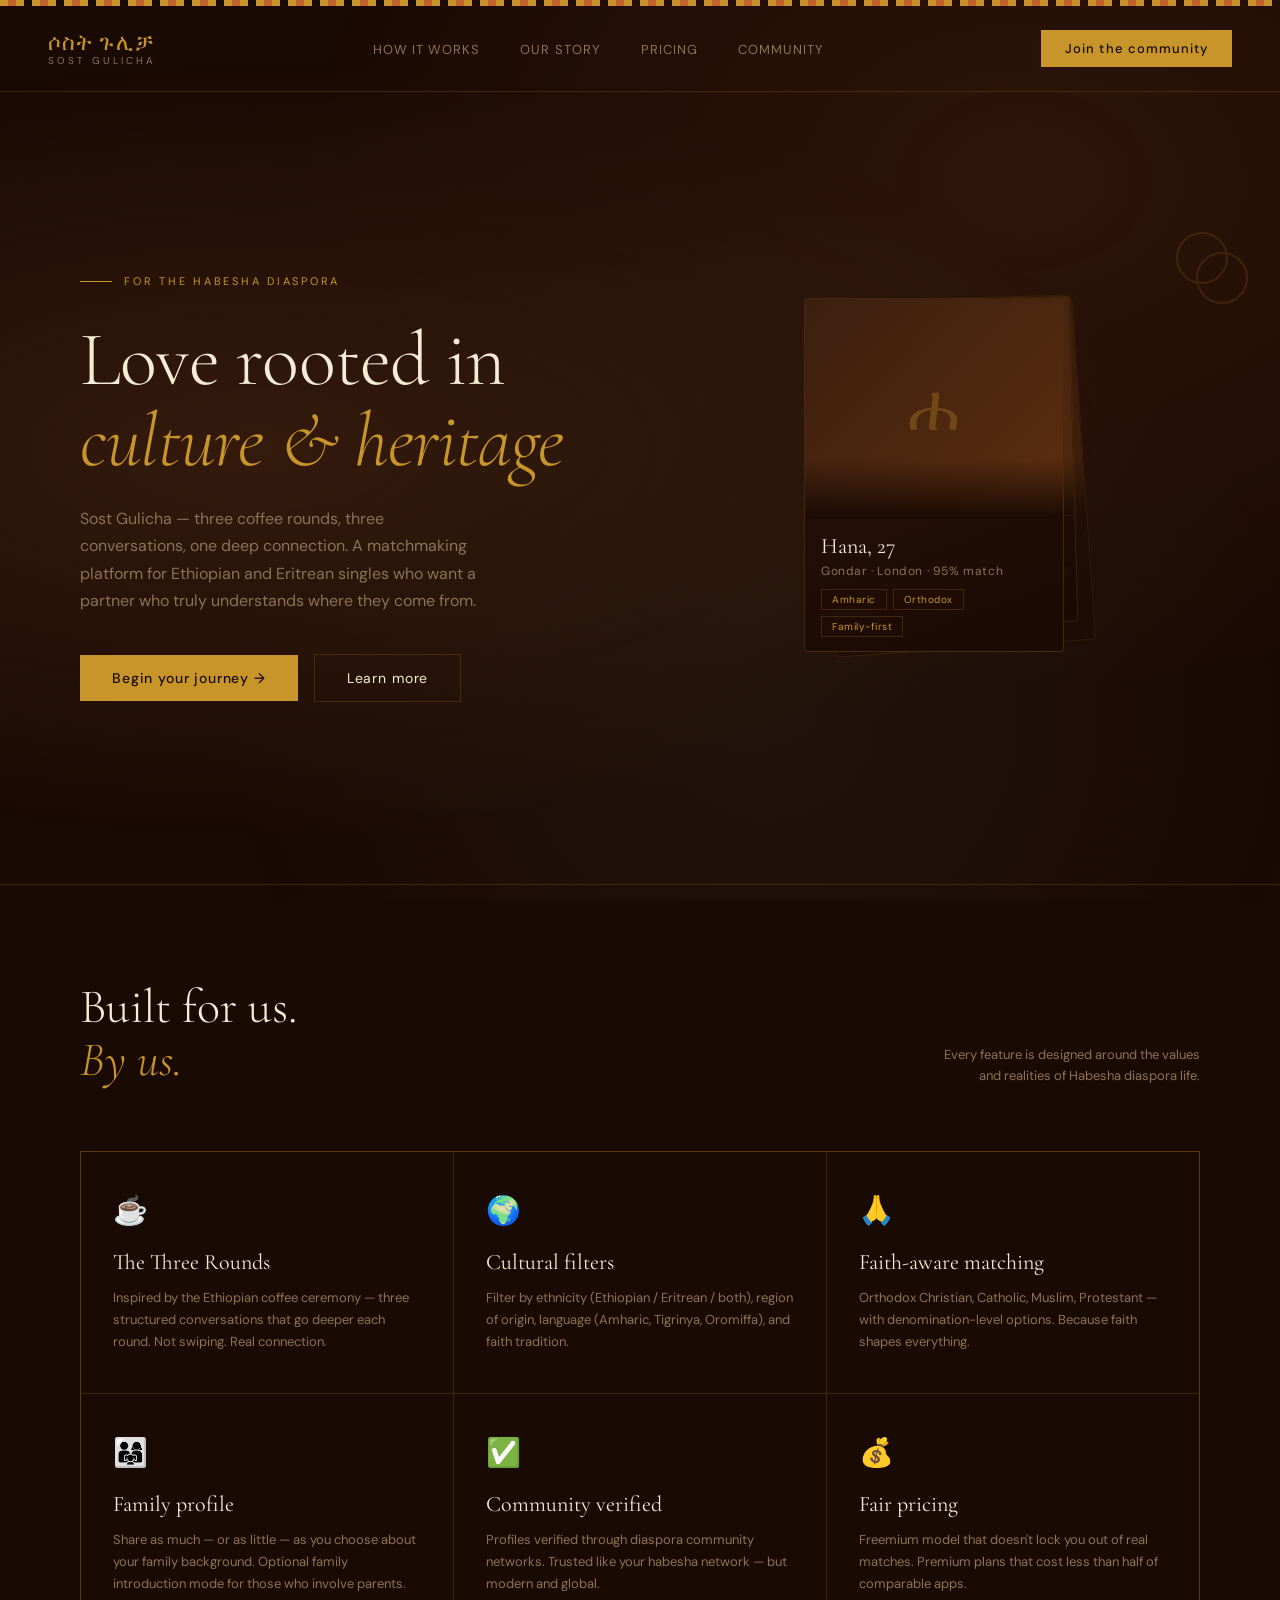
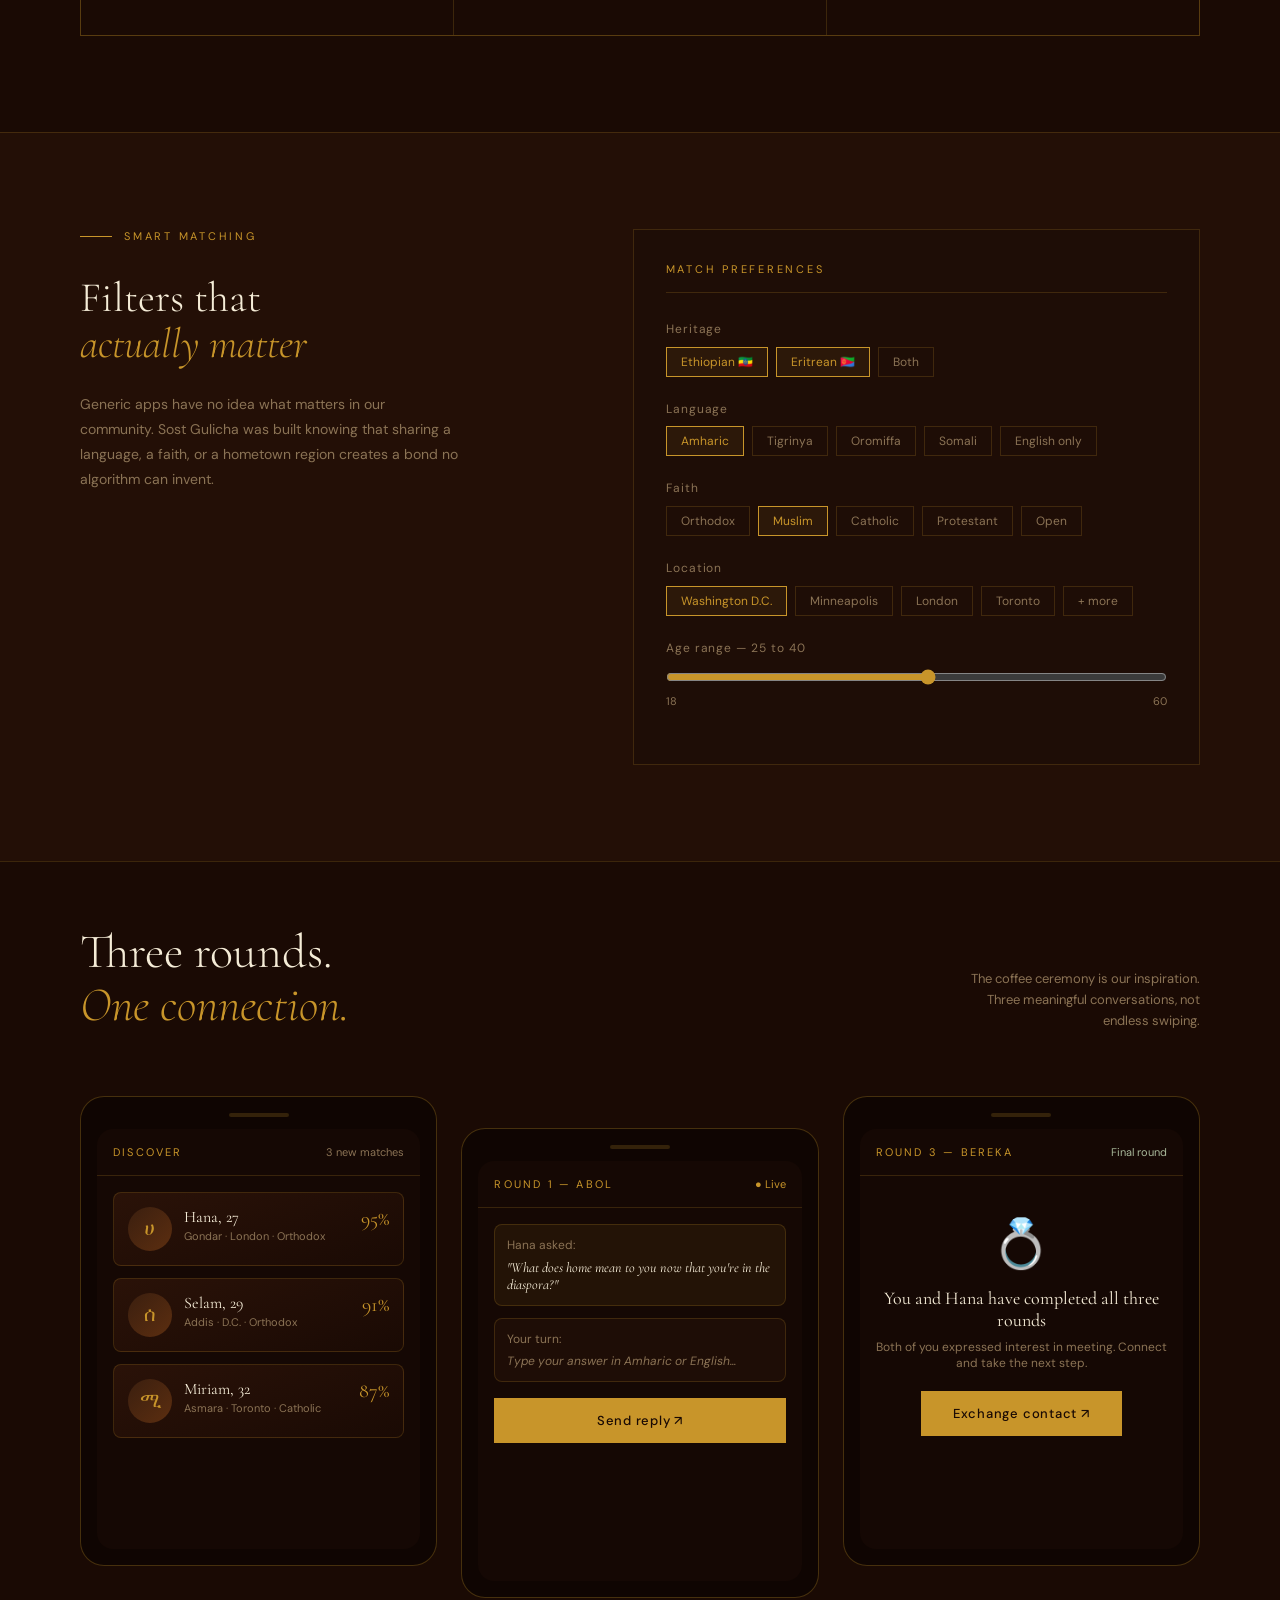
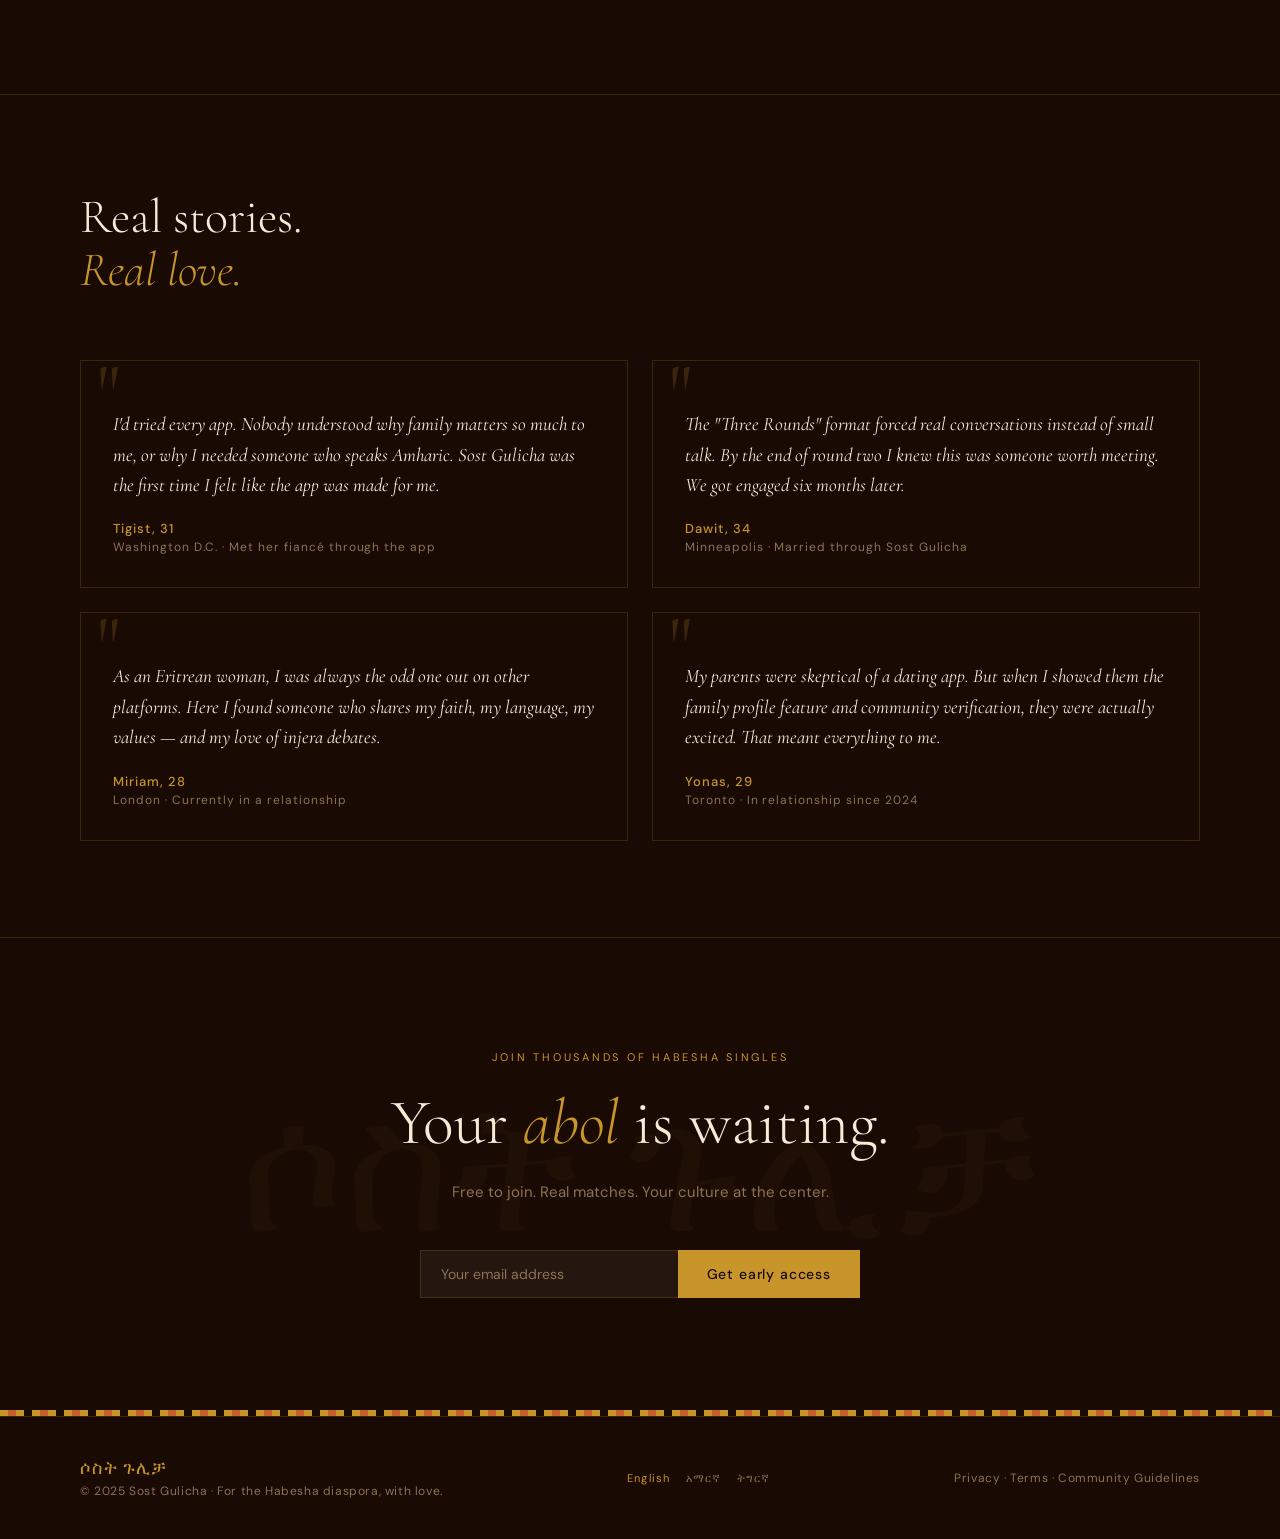
<file: index.html>
<!DOCTYPE html>
<html lang="en">
<head>
<meta charset="UTF-8">
<meta name="viewport" content="width=device-width, initial-scale=1.0">
<title>ሶስት ጉሊቻ — Sost Gulicha</title>
<link href="https://fonts.googleapis.com/css2?family=Cormorant+Garamond:ital,wght@0,300;0,400;0,600;1,300;1,400&family=DM+Sans:wght@300;400;500&display=swap" rel="stylesheet">
<link rel="stylesheet" href="./CSS/style.css">
</head>
<body>

<div class="geo-border"></div>

<nav>
  <div class="logo">
    <span class="logo-ge-ez">ሶስት ጉሊቻ</span>
    <span class="logo-en">Sost Gulicha</span>
  </div>
  <ul class="nav-links">
    <li><a href="#">How it works</a></li>
    <li><a href="#">Our story</a></li>
    <li><a href="#">Pricing</a></li>
    <li><a href="#">Community</a></li>
  </ul>
  <button class="nav-cta">Join the community</button>
</nav>

<!-- HERO -->
<section class="hero">
  <div class="hero-text">
    <div class="hero-eyebrow">
      <div class="eyebrow-line"></div>
      <span class="eyebrow-text">For the Habesha diaspora</span>
    </div>
    <h1>Love rooted in <em>culture & heritage</em></h1>
    <p class="hero-sub">
      Sost Gulicha — three coffee rounds, three conversations, one deep connection. 
      A matchmaking platform for Ethiopian and Eritrean singles who want a partner 
      who truly understands where they come from.
    </p>
    <div class="hero-actions">
      <button class="btn-primary">Begin your journey →</button>
      <button class="btn-ghost">Learn more</button>
    </div>
  </div>

  <div class="hero-visual">
    <div class="profile-stack">
      <!-- Card 3 (back) -->
      <div class="profile-card">
        <div class="card-img">ሀ</div>
        <div class="card-info">
          <div class="card-name">Selam, 29</div>
          <div class="card-detail">Addis Ababa · Washington D.C. · 91% match</div>
          <div class="card-tags">
            <span class="tag">Orthodox</span>
            <span class="tag">Amharic</span>
          </div>
        </div>
      </div>
      <!-- Card 2 (middle) -->
      <div class="profile-card">
        <div class="card-img">በ</div>
        <div class="card-info">
          <div class="card-name">Miriam, 32</div>
          <div class="card-detail">Asmara · Toronto · 88% match</div>
          <div class="card-tags">
            <span class="tag">Tigrinya</span>
            <span class="tag">Catholic</span>
          </div>
        </div>
      </div>
      <!-- Card 1 (front) -->
      <div class="profile-card">
        <div class="card-img">ሐ</div>
        <div class="card-info">
          <div class="card-name">Hana, 27</div>
          <div class="card-detail">Gondar · London · 95% match</div>
          <div class="card-tags">
            <span class="tag">Amharic</span>
            <span class="tag">Orthodox</span>
            <span class="tag">Family-first</span>
          </div>
        </div>
      </div>
    </div>

    <!-- Coffee ring SVG decoration -->
    <svg class="coffee-rings" viewBox="0 0 80 80" fill="none">
      <circle cx="30" cy="30" r="25" stroke="#C8952A" stroke-width="2"/>
      <circle cx="50" cy="50" r="25" stroke="#C8952A" stroke-width="2"/>
    </svg>
  </div>
</section>

<!-- FEATURES -->
<section class="features">
  <div class="section-header">
    <h2 class="section-title">
      Built for us.<br><span>By us.</span>
    </h2>
    <p class="section-note">Every feature is designed around the values and realities of Habesha diaspora life.</p>
  </div>

  <div class="features-grid">
    <div class="feature-item">
      <span class="feature-icon">☕</span>
      <h3 class="feature-title">The Three Rounds</h3>
      <p class="feature-desc">Inspired by the Ethiopian coffee ceremony — three structured conversations that go deeper each round. Not swiping. Real connection.</p>
    </div>
    <div class="feature-item">
      <span class="feature-icon">🌍</span>
      <h3 class="feature-title">Cultural filters</h3>
      <p class="feature-desc">Filter by ethnicity (Ethiopian / Eritrean / both), region of origin, language (Amharic, Tigrinya, Oromiffa), and faith tradition.</p>
    </div>
    <div class="feature-item">
      <span class="feature-icon">🙏</span>
      <h3 class="feature-title">Faith-aware matching</h3>
      <p class="feature-desc">Orthodox Christian, Catholic, Muslim, Protestant — with denomination-level options. Because faith shapes everything.</p>
    </div>
    <div class="feature-item">
      <span class="feature-icon">👨‍👩‍👧</span>
      <h3 class="feature-title">Family profile</h3>
      <p class="feature-desc">Share as much — or as little — as you choose about your family background. Optional family introduction mode for those who involve parents.</p>
    </div>
    <div class="feature-item">
      <span class="feature-icon">✅</span>
      <h3 class="feature-title">Community verified</h3>
      <p class="feature-desc">Profiles verified through diaspora community networks. Trusted like your habesha network — but modern and global.</p>
    </div>
    <div class="feature-item">
      <span class="feature-icon">💰</span>
      <h3 class="feature-title">Fair pricing</h3>
      <p class="feature-desc">Freemium model that doesn't lock you out of real matches. Premium plans that cost less than half of comparable apps.</p>
    </div>
  </div>
</section>

<!-- FILTERS PREVIEW -->
<section class="filters-section">
  <div class="filters-layout">
    <div>
      <div class="hero-eyebrow">
        <div class="eyebrow-line"></div>
        <span class="eyebrow-text">Smart matching</span>
      </div>
      <h2 class="section-title" style="font-size:42px; margin-bottom:1.5rem;">
        Filters that<br><span>actually matter</span>
      </h2>
      <p style="color:var(--text-muted); font-size:14px; line-height:1.8; max-width:380px;">
        Generic apps have no idea what matters in our community. 
        Sost Gulicha was built knowing that sharing a language, a faith, 
        or a hometown region creates a bond no algorithm can invent.
      </p>
    </div>

    <div class="filter-panel">
      <div class="filter-panel-title">Match preferences</div>
      
      <div class="filter-group">
        <span class="filter-label">Heritage</span>
        <div class="filter-chips">
          <button class="chip active">Ethiopian 🇪🇹</button>
          <button class="chip active">Eritrean 🇪🇷</button>
          <button class="chip">Both</button>
        </div>
      </div>

      <div class="filter-group">
        <span class="filter-label">Language</span>
        <div class="filter-chips">
          <button class="chip active">Amharic</button>
          <button class="chip">Tigrinya</button>
          <button class="chip">Oromiffa</button>
          <button class="chip">Somali</button>
          <button class="chip">English only</button>
        </div>
      </div>

      <div class="filter-group">
        <span class="filter-label">Faith</span>
        <div class="filter-chips">
          <button class="chip">Orthodox</button>
          <button class="chip active">Muslim</button>
          <button class="chip">Catholic</button>
          <button class="chip">Protestant</button>
          <button class="chip">Open</button>
        </div>
      </div>

      <div class="filter-group">
        <span class="filter-label">Location</span>
        <div class="filter-chips">
          <button class="chip active">Washington D.C.</button>
          <button class="chip">Minneapolis</button>
          <button class="chip">London</button>
          <button class="chip">Toronto</button>
          <button class="chip">+ more</button>
        </div>
      </div>

      <div class="filter-group">
        <span class="filter-label">Age range — 25 to 40</span>
        <input type="range" class="filter-range" min="18" max="60" value="40">
        <div class="filter-range-labels"><span>18</span><span>60</span></div>
      </div>
    </div>
  </div>
</section>

<!-- APP SCREENS -->
<section class="app-mockup">
  <div class="section-header">
    <h2 class="section-title">
      Three rounds.<br><span>One connection.</span>
    </h2>
    <p class="section-note">The coffee ceremony is our inspiration. Three meaningful conversations, not endless swiping.</p>
  </div>

  <div class="mockup-container">
    <div class="phone-frame">
      <div class="phone-screen">
        <div class="screen-header">
          <span class="screen-title">Discover</span>
          <span style="font-size:11px; color:var(--text-muted)">3 new matches</span>
        </div>
        <div class="screen-body">
          <div class="match-card clearfix">
            <div class="match-pct">95%</div>
            <div class="match-avatar">ሀ</div>
            <div class="match-info">
              <div class="match-name">Hana, 27</div>
              <div class="match-meta">Gondar · London · Orthodox</div>
            </div>
          </div>
          <div class="match-card clearfix">
            <div class="match-pct">91%</div>
            <div class="match-avatar">ሰ</div>
            <div class="match-info">
              <div class="match-name">Selam, 29</div>
              <div class="match-meta">Addis · D.C. · Orthodox</div>
            </div>
          </div>
          <div class="match-card clearfix">
            <div class="match-pct">87%</div>
            <div class="match-avatar">ሚ</div>
            <div class="match-info">
              <div class="match-name">Miriam, 32</div>
              <div class="match-meta">Asmara · Toronto · Catholic</div>
            </div>
          </div>
        </div>
      </div>
    </div>

    <div class="phone-frame" style="margin-top: 32px;">
      <div class="phone-screen">
        <div class="screen-header">
          <span class="screen-title">Round 1 — Abol</span>
          <span style="font-size:11px; color:var(--gold)">● Live</span>
        </div>
        <div class="screen-body">
          <div style="background:rgba(200,149,42,0.08); border:1px solid var(--border); border-radius:8px; padding:12px; margin-bottom:12px;">
            <p style="font-size:12px; color:var(--text-muted); margin-bottom:6px;">Hana asked:</p>
            <p style="font-size:14px; color:var(--cream); font-family:'Cormorant Garamond',serif; font-style:italic;">"What does home mean to you now that you're in the diaspora?"</p>
          </div>
          <div style="background:#1E0D06; border:1px solid var(--border); border-radius:8px; padding:12px; margin-bottom:16px;">
            <p style="font-size:12px; color:var(--text-muted); margin-bottom:6px;">Your turn:</p>
            <p style="font-size:12px; color:var(--text-muted); font-style:italic;">Type your answer in Amharic or English...</p>
          </div>
          <button class="btn-primary" style="width:100%; justify-content:center; font-size:13px;">
            Send reply ↗
          </button>
        </div>
      </div>
    </div>

    <div class="phone-frame">
      <div class="phone-screen">
        <div class="screen-header">
          <span class="screen-title">Round 3 — Bereka</span>
          <span style="font-size:11px; color:var(--sage-light)">Final round</span>
        </div>
        <div class="screen-body">
          <div style="text-align:center; padding:20px 0;">
            <div style="font-size:48px; margin-bottom:12px;">💍</div>
            <p style="font-family:'Cormorant Garamond',serif; font-size:18px; color:var(--cream); margin-bottom:8px;">You and Hana have completed all three rounds</p>
            <p style="font-size:12px; color:var(--text-muted); margin-bottom:20px;">Both of you expressed interest in meeting. Connect and take the next step.</p>
            <button class="btn-primary" style="margin: 0 auto; display:flex; justify-content:center; font-size:13px;">Exchange contact ↗</button>
          </div>
        </div>
      </div>
    </div>
  </div>
</section>

<!-- TESTIMONIALS -->
<section class="testimonials">
  <div class="section-header">
    <h2 class="section-title">Real stories.<br><span>Real love.</span></h2>
  </div>
  <div class="testimonials-grid">
    <div class="testimonial">
      <p class="testimonial-text">I'd tried every app. Nobody understood why family matters so much to me, or why I needed someone who speaks Amharic. Sost Gulicha was the first time I felt like the app was made for me.</p>
      <p class="testimonial-author">
        <strong>Tigist, 31</strong>
        Washington D.C. · Met her fiancé through the app
      </p>
    </div>
    <div class="testimonial">
      <p class="testimonial-text">The "Three Rounds" format forced real conversations instead of small talk. By the end of round two I knew this was someone worth meeting. We got engaged six months later.</p>
      <p class="testimonial-author">
        <strong>Dawit, 34</strong>
        Minneapolis · Married through Sost Gulicha
      </p>
    </div>
    <div class="testimonial">
      <p class="testimonial-text">As an Eritrean woman, I was always the odd one out on other platforms. Here I found someone who shares my faith, my language, my values — and my love of injera debates.</p>
      <p class="testimonial-author">
        <strong>Miriam, 28</strong>
        London · Currently in a relationship
      </p>
    </div>
    <div class="testimonial">
      <p class="testimonial-text">My parents were skeptical of a dating app. But when I showed them the family profile feature and community verification, they were actually excited. That meant everything to me.</p>
      <p class="testimonial-author">
        <strong>Yonas, 29</strong>
        Toronto · In relationship since 2024
      </p>
    </div>
  </div>
</section>

<!-- CTA -->
<section class="cta-section">
  <p class="cta-eyebrow">Join thousands of Habesha singles</p>
  <h2 class="cta-title">Your <em>abol</em> is waiting.</h2>
  <p class="cta-sub">Free to join. Real matches. Your culture at the center.</p>
  <div class="cta-form">
    <input type="email" class="cta-input" placeholder="Your email address">
    <button class="cta-btn">Get early access</button>
  </div>
</section>

<div class="geo-border"></div>

<footer>
  <div>
    <div class="logo-ge-ez" style="font-size:18px; color:var(--gold); font-family:'Cormorant Garamond',serif;">ሶስት ጉሊቻ</div>
    <div class="footer-note" style="margin-top:4px;">© 2025 Sost Gulicha · For the Habesha diaspora, with love.</div>
  </div>
  <div class="footer-langs">
    <button class="lang-btn active">English</button>
    <button class="lang-btn">አማርኛ</button>
    <button class="lang-btn">ትግርኛ</button>
  </div>
  <div class="footer-note">
    Privacy · Terms · Community Guidelines
  </div>
</footer>
<script src="./JS/script.js"></script>
</body>
</html>
</file>
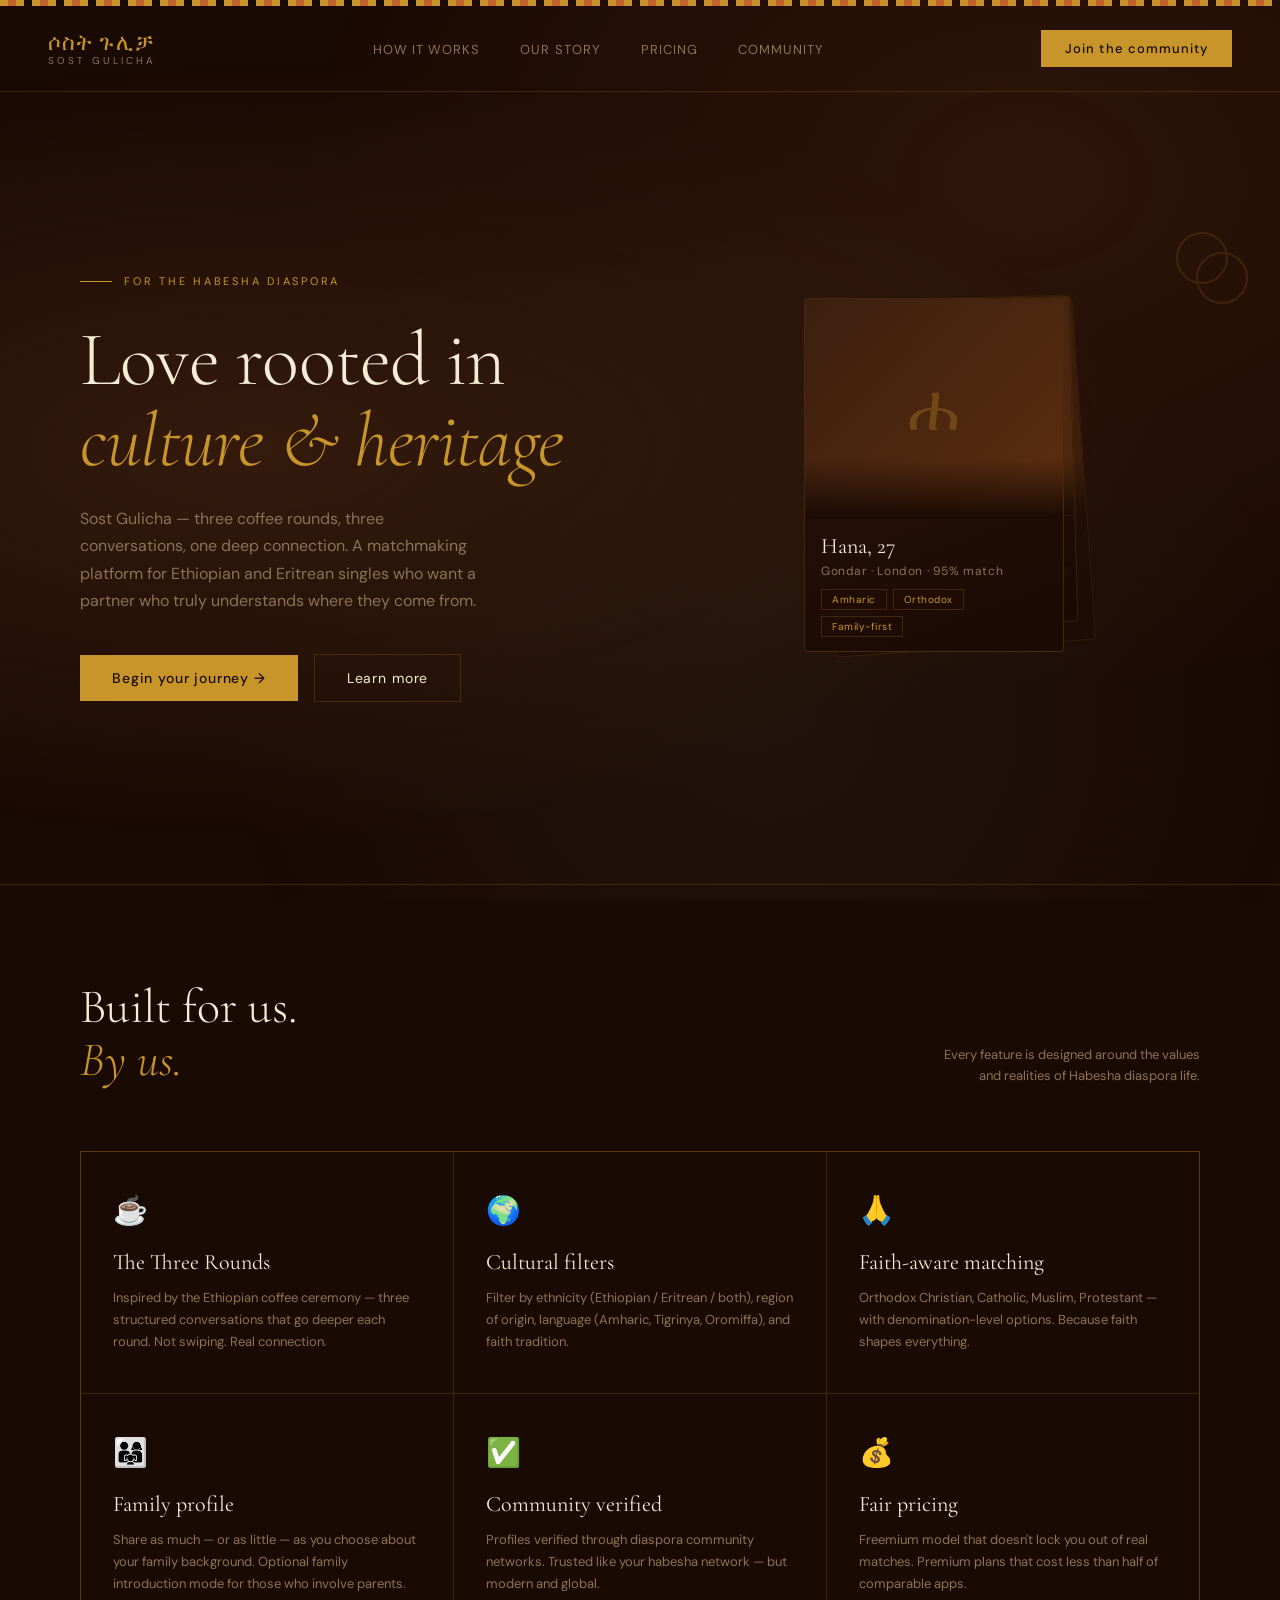
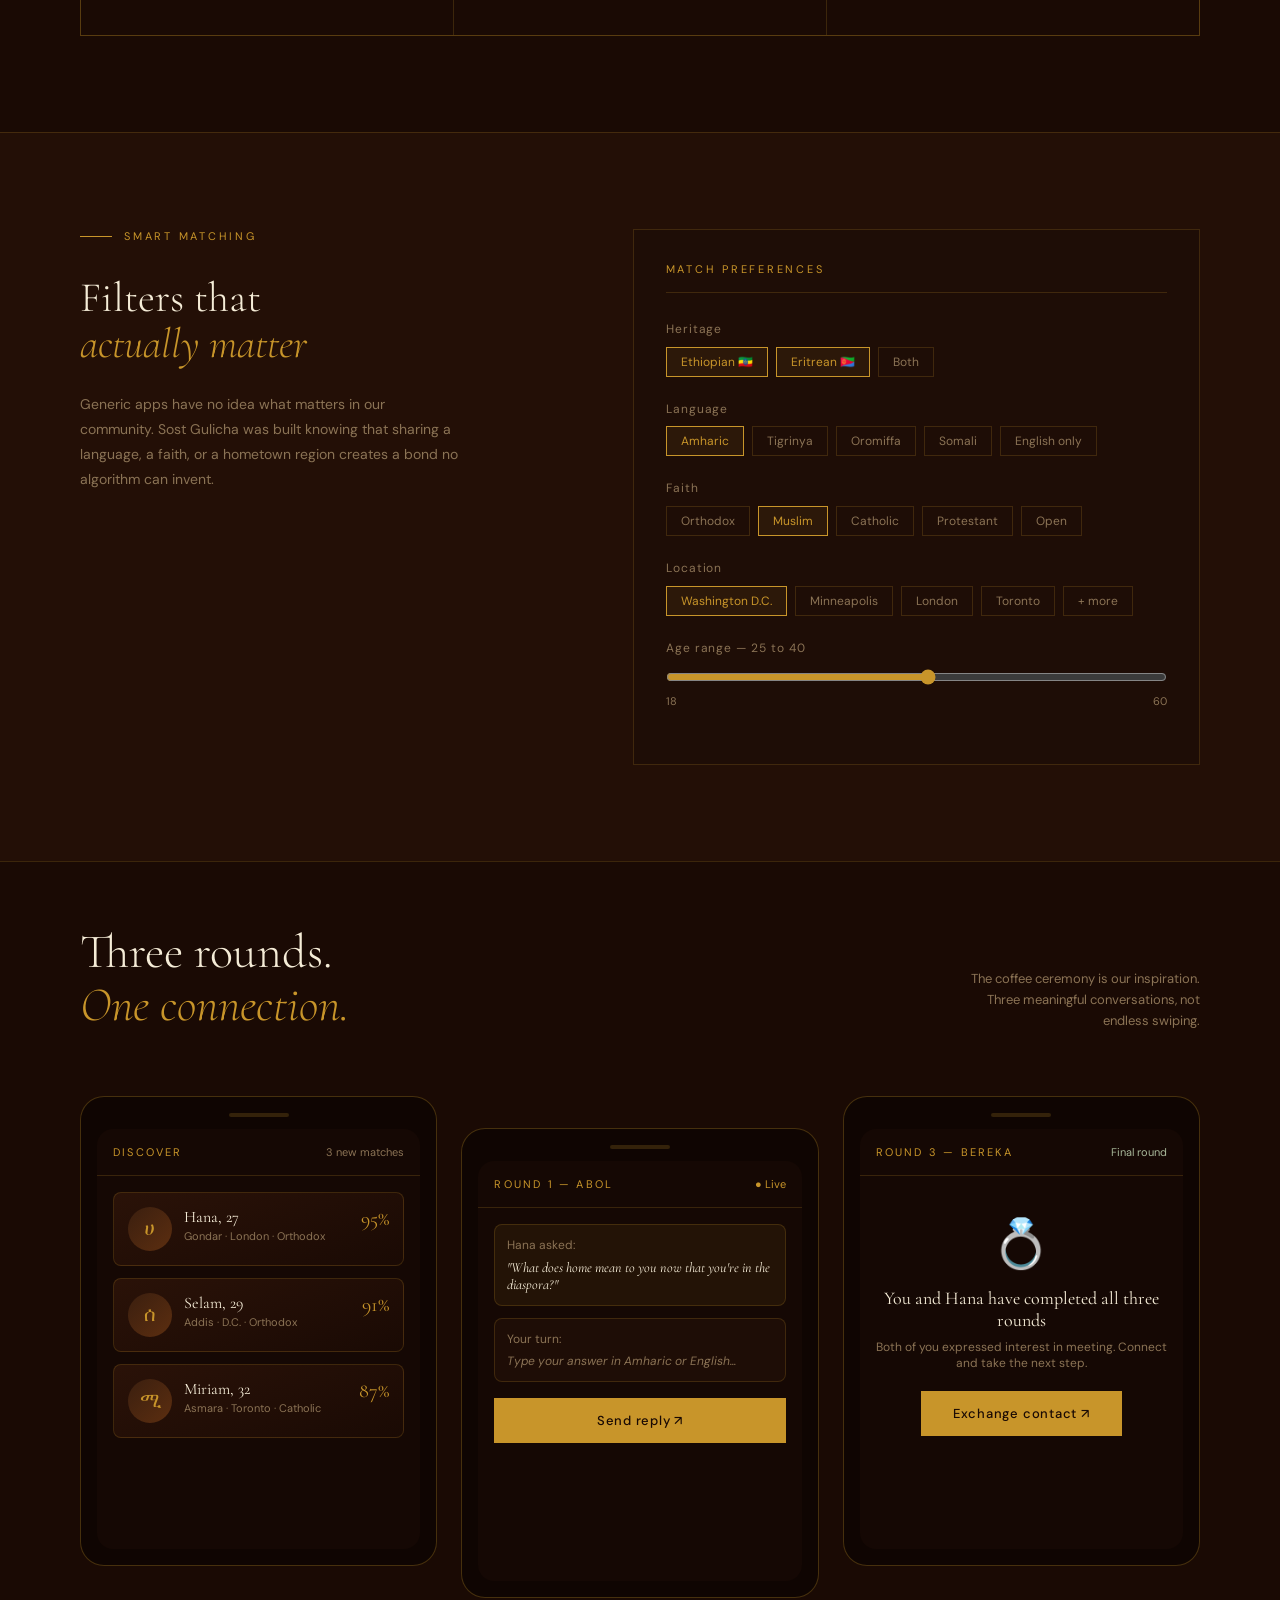
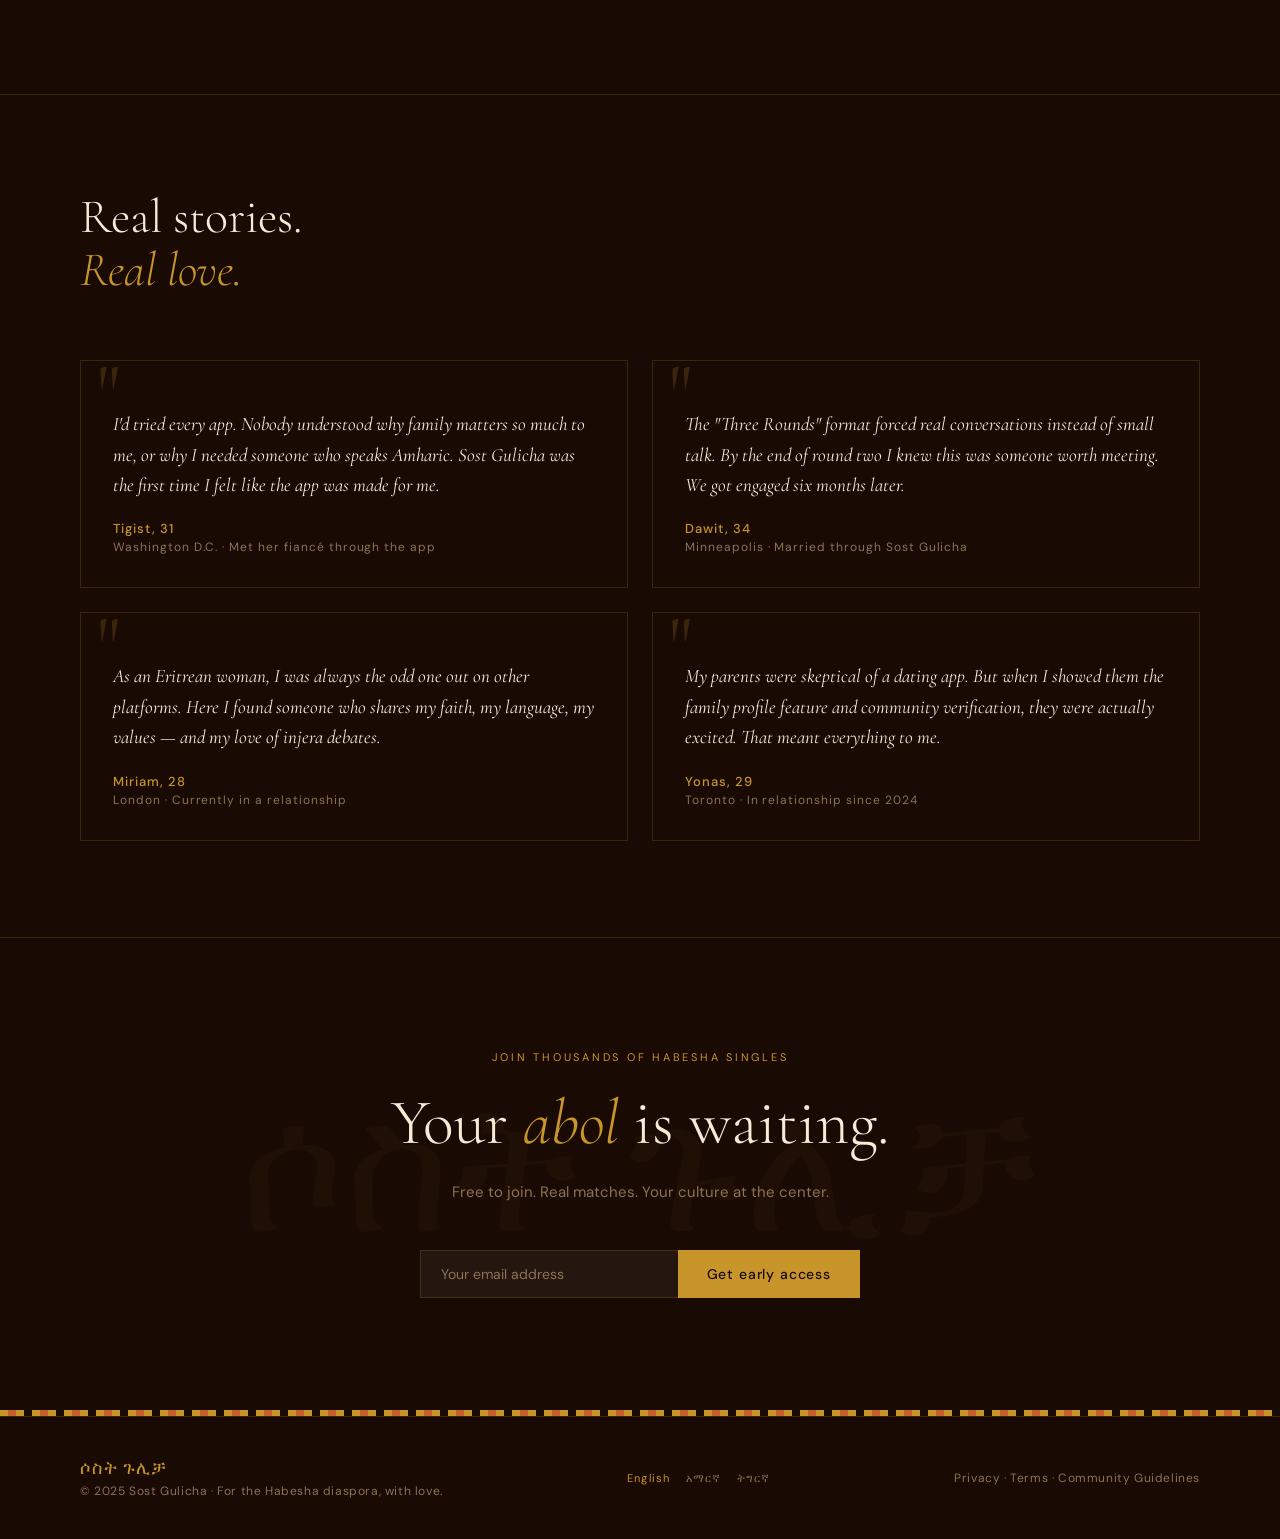
<file: sost-gulicha.html>
<!DOCTYPE html>
<html lang="en">
<head>
<meta charset="UTF-8">
<meta name="viewport" content="width=device-width, initial-scale=1.0">
<title>ሶስት ጉሊቻ — Sost Gulicha</title>
<link href="https://fonts.googleapis.com/css2?family=Cormorant+Garamond:ital,wght@0,300;0,400;0,600;1,300;1,400&family=DM+Sans:wght@300;400;500&display=swap" rel="stylesheet">
<style>
  :root {
    --coffee: #3B1F0F;
    --espresso: #1A0A04;
    --cream: #F5ECD7;
    --gold: #C8952A;
    --gold-light: #E8B84B;
    --terracotta: #C4622D;
    --sage: #7A8C6E;
    --sage-light: #A8B89A;
    --parchment: #EDE0C4;
    --warm-white: #FAF6EE;
    --text-muted: #8B7355;
    --border: rgba(200, 149, 42, 0.2);
  }

  * { margin: 0; padding: 0; box-sizing: border-box; }

  body {
    background: var(--espresso);
    color: var(--cream);
    font-family: 'DM Sans', sans-serif;
    font-size: 15px;
    min-height: 100vh;
    overflow-x: hidden;
  }

  /* Background texture */
  body::before {
    content: '';
    position: fixed;
    inset: 0;
    background-image: 
      radial-gradient(ellipse at 20% 50%, rgba(59,31,15,0.8) 0%, transparent 60%),
      radial-gradient(ellipse at 80% 20%, rgba(196,98,45,0.12) 0%, transparent 50%),
      radial-gradient(ellipse at 60% 80%, rgba(122,140,110,0.08) 0%, transparent 50%);
    pointer-events: none;
    z-index: 0;
  }

  /* Geometric border pattern (Ethiopian-inspired) */
  .geo-border {
    width: 100%;
    height: 6px;
    background: repeating-linear-gradient(
      90deg,
      var(--gold) 0px, var(--gold) 8px,
      var(--terracotta) 8px, var(--terracotta) 16px,
      var(--gold) 16px, var(--gold) 24px,
      var(--espresso) 24px, var(--espresso) 32px
    );
  }

  /* NAV */
  nav {
    position: relative;
    z-index: 10;
    display: flex;
    align-items: center;
    justify-content: space-between;
    padding: 1.5rem 3rem;
    border-bottom: 1px solid var(--border);
  }

  .logo {
    display: flex;
    flex-direction: column;
    line-height: 1;
  }

  .logo-ge-ez {
    font-family: 'Cormorant Garamond', serif;
    font-size: 22px;
    font-weight: 300;
    letter-spacing: 0.05em;
    color: var(--gold);
  }

  .logo-en {
    font-family: 'DM Sans', sans-serif;
    font-size: 10px;
    letter-spacing: 0.3em;
    text-transform: uppercase;
    color: var(--text-muted);
    margin-top: 2px;
  }

  .nav-links {
    display: flex;
    gap: 2.5rem;
    list-style: none;
  }

  .nav-links a {
    color: var(--text-muted);
    text-decoration: none;
    font-size: 13px;
    letter-spacing: 0.08em;
    text-transform: uppercase;
    transition: color 0.2s;
  }

  .nav-links a:hover { color: var(--gold-light); }

  .nav-cta {
    background: var(--gold);
    color: var(--espresso);
    border: none;
    padding: 10px 24px;
    font-family: 'DM Sans', sans-serif;
    font-size: 13px;
    font-weight: 500;
    letter-spacing: 0.08em;
    cursor: pointer;
    transition: background 0.2s;
  }

  .nav-cta:hover { background: var(--gold-light); }

  /* HERO */
  .hero {
    position: relative;
    z-index: 1;
    display: grid;
    grid-template-columns: 1fr 1fr;
    gap: 0;
    min-height: 88vh;
    align-items: center;
    padding: 4rem 3rem 4rem 5rem;
  }

  .hero-text { max-width: 520px; }

  .hero-eyebrow {
    display: flex;
    align-items: center;
    gap: 12px;
    margin-bottom: 2rem;
  }

  .eyebrow-line {
    width: 32px;
    height: 1px;
    background: var(--gold);
  }

  .eyebrow-text {
    font-size: 11px;
    letter-spacing: 0.25em;
    text-transform: uppercase;
    color: var(--gold);
  }

  .hero h1 {
    font-family: 'Cormorant Garamond', serif;
    font-size: clamp(52px, 6vw, 82px);
    font-weight: 300;
    line-height: 1.05;
    letter-spacing: -0.01em;
    color: var(--cream);
    margin-bottom: 1.5rem;
  }

  .hero h1 em {
    font-style: italic;
    color: var(--gold);
  }

  .hero-sub {
    font-size: 16px;
    line-height: 1.7;
    color: var(--text-muted);
    margin-bottom: 2.5rem;
    max-width: 400px;
  }

  .hero-actions {
    display: flex;
    gap: 16px;
    align-items: center;
  }

  .btn-primary {
    background: var(--gold);
    color: var(--espresso);
    border: none;
    padding: 14px 32px;
    font-family: 'DM Sans', sans-serif;
    font-size: 14px;
    font-weight: 500;
    letter-spacing: 0.06em;
    cursor: pointer;
    transition: all 0.2s;
    display: inline-flex;
    align-items: center;
    gap: 8px;
  }

  .btn-primary:hover {
    background: var(--gold-light);
    transform: translateY(-1px);
  }

  .btn-ghost {
    background: transparent;
    color: var(--cream);
    border: 1px solid var(--border);
    padding: 14px 32px;
    font-family: 'DM Sans', sans-serif;
    font-size: 14px;
    cursor: pointer;
    letter-spacing: 0.06em;
    transition: all 0.2s;
  }

  .btn-ghost:hover {
    border-color: var(--gold);
    color: var(--gold-light);
  }

  /* Hero visual — coffee cup + cards */
  .hero-visual {
    position: relative;
    display: flex;
    justify-content: center;
    align-items: center;
    height: 560px;
  }

  .profile-stack {
    position: relative;
    width: 280px;
    height: 380px;
  }

  .profile-card {
    position: absolute;
    width: 260px;
    background: linear-gradient(160deg, #2A1208 0%, #1A0A04 100%);
    border: 1px solid var(--border);
    border-radius: 4px;
    overflow: hidden;
    transition: transform 0.4s ease;
  }

  .profile-card:nth-child(1) {
    top: 0; left: 20px;
    transform: rotate(-4deg) translateY(8px);
    z-index: 1;
    opacity: 0.5;
  }

  .profile-card:nth-child(2) {
    top: 0; left: 10px;
    transform: rotate(-1.5deg);
    z-index: 2;
    opacity: 0.75;
  }

  .profile-card:nth-child(3) {
    top: 0; left: 0;
    transform: rotate(0deg);
    z-index: 3;
  }

  .profile-card:hover { transform: rotate(0deg) translateY(-4px) !important; }

  .card-img {
    width: 100%;
    height: 220px;
    background: linear-gradient(135deg, var(--coffee) 0%, #5C2E10 100%);
    display: flex;
    align-items: center;
    justify-content: center;
    font-family: 'Cormorant Garamond', serif;
    font-size: 64px;
    color: rgba(200,149,42,0.3);
    position: relative;
    overflow: hidden;
  }

  .card-img::after {
    content: '';
    position: absolute;
    bottom: 0;
    left: 0;
    right: 0;
    height: 60px;
    background: linear-gradient(transparent, #1A0A04);
  }

  .card-info {
    padding: 14px 16px;
  }

  .card-name {
    font-family: 'Cormorant Garamond', serif;
    font-size: 22px;
    font-weight: 400;
    color: var(--cream);
    margin-bottom: 4px;
  }

  .card-detail {
    font-size: 12px;
    color: var(--text-muted);
    letter-spacing: 0.05em;
    margin-bottom: 10px;
  }

  .card-tags {
    display: flex;
    gap: 6px;
    flex-wrap: wrap;
  }

  .tag {
    font-size: 10px;
    padding: 3px 10px;
    border: 1px solid var(--border);
    color: var(--gold);
    letter-spacing: 0.05em;
  }

  /* Coffee circles decoration */
  .coffee-rings {
    position: absolute;
    top: 20px;
    right: -20px;
    width: 80px;
    height: 80px;
    opacity: 0.15;
  }

  /* FEATURES SECTION */
  .features {
    position: relative;
    z-index: 1;
    padding: 6rem 5rem;
    border-top: 1px solid var(--border);
  }

  .section-header {
    display: flex;
    align-items: flex-end;
    justify-content: space-between;
    margin-bottom: 4rem;
  }

  .section-title {
    font-family: 'Cormorant Garamond', serif;
    font-size: 48px;
    font-weight: 300;
    color: var(--cream);
    line-height: 1.1;
  }

  .section-title span {
    display: block;
    font-style: italic;
    color: var(--gold);
  }

  .section-note {
    font-size: 13px;
    color: var(--text-muted);
    max-width: 260px;
    line-height: 1.6;
    text-align: right;
  }

  .features-grid {
    display: grid;
    grid-template-columns: repeat(3, 1fr);
    gap: 1px;
    background: var(--border);
    border: 1px solid var(--border);
  }

  .feature-item {
    background: var(--espresso);
    padding: 2.5rem 2rem;
    transition: background 0.3s;
  }

  .feature-item:hover {
    background: #2A1208;
  }

  .feature-icon {
    font-size: 28px;
    margin-bottom: 1.25rem;
    display: block;
  }

  .feature-title {
    font-family: 'Cormorant Garamond', serif;
    font-size: 22px;
    font-weight: 400;
    color: var(--cream);
    margin-bottom: 0.75rem;
  }

  .feature-desc {
    font-size: 13px;
    line-height: 1.7;
    color: var(--text-muted);
  }

  /* ONBOARDING / FILTERS SECTION */
  .filters-section {
    position: relative;
    z-index: 1;
    padding: 6rem 5rem;
    background: rgba(59,31,15,0.3);
    border-top: 1px solid var(--border);
  }

  .filters-layout {
    display: grid;
    grid-template-columns: 1fr 1.2fr;
    gap: 5rem;
    align-items: start;
  }

  .filter-panel {
    background: #1E0D06;
    border: 1px solid var(--border);
    padding: 2rem;
  }

  .filter-panel-title {
    font-size: 11px;
    letter-spacing: 0.25em;
    text-transform: uppercase;
    color: var(--gold);
    margin-bottom: 1.75rem;
    padding-bottom: 1rem;
    border-bottom: 1px solid var(--border);
  }

  .filter-group {
    margin-bottom: 1.5rem;
  }

  .filter-label {
    font-size: 12px;
    color: var(--text-muted);
    letter-spacing: 0.08em;
    margin-bottom: 0.6rem;
    display: block;
  }

  .filter-chips {
    display: flex;
    flex-wrap: wrap;
    gap: 8px;
  }

  .chip {
    font-size: 12px;
    padding: 6px 14px;
    border: 1px solid var(--border);
    color: var(--text-muted);
    cursor: pointer;
    transition: all 0.15s;
    background: transparent;
    font-family: 'DM Sans', sans-serif;
  }

  .chip:hover, .chip.active {
    border-color: var(--gold);
    color: var(--gold);
    background: rgba(200,149,42,0.08);
  }

  .filter-range {
    width: 100%;
    accent-color: var(--gold);
    margin-top: 4px;
  }

  .filter-range-labels {
    display: flex;
    justify-content: space-between;
    font-size: 11px;
    color: var(--text-muted);
    margin-top: 4px;
  }

  /* TESTIMONIALS */
  .testimonials {
    position: relative;
    z-index: 1;
    padding: 6rem 5rem;
    border-top: 1px solid var(--border);
  }

  .testimonials-grid {
    display: grid;
    grid-template-columns: repeat(2, 1fr);
    gap: 24px;
    margin-top: 3rem;
  }

  .testimonial {
    padding: 2rem;
    border: 1px solid var(--border);
    position: relative;
  }

  .testimonial::before {
    content: '"';
    font-family: 'Cormorant Garamond', serif;
    font-size: 80px;
    color: var(--gold);
    opacity: 0.2;
    position: absolute;
    top: -8px;
    left: 16px;
    line-height: 1;
  }

  .testimonial-text {
    font-family: 'Cormorant Garamond', serif;
    font-size: 19px;
    font-style: italic;
    line-height: 1.6;
    color: var(--cream);
    margin-bottom: 1.25rem;
    padding-top: 1rem;
  }

  .testimonial-author {
    font-size: 12px;
    color: var(--text-muted);
    letter-spacing: 0.08em;
  }

  .testimonial-author strong {
    color: var(--gold);
    font-weight: 500;
    display: block;
    margin-bottom: 2px;
    font-size: 13px;
  }

  /* CTA SECTION */
  .cta-section {
    position: relative;
    z-index: 1;
    padding: 7rem 5rem;
    text-align: center;
    border-top: 1px solid var(--border);
    overflow: hidden;
  }

  .cta-section::before {
    content: 'ሶስት ጉሊቻ';
    position: absolute;
    font-family: 'Cormorant Garamond', serif;
    font-size: 180px;
    color: rgba(200,149,42,0.04);
    top: 50%;
    left: 50%;
    transform: translate(-50%, -50%);
    white-space: nowrap;
    pointer-events: none;
  }

  .cta-eyebrow {
    font-size: 11px;
    letter-spacing: 0.25em;
    text-transform: uppercase;
    color: var(--gold);
    margin-bottom: 1.5rem;
  }

  .cta-title {
    font-family: 'Cormorant Garamond', serif;
    font-size: clamp(42px, 5vw, 68px);
    font-weight: 300;
    color: var(--cream);
    line-height: 1.1;
    margin-bottom: 1.5rem;
  }

  .cta-title em {
    font-style: italic;
    color: var(--gold);
  }

  .cta-sub {
    font-size: 15px;
    color: var(--text-muted);
    margin-bottom: 3rem;
  }

  .cta-form {
    display: flex;
    gap: 0;
    max-width: 440px;
    margin: 0 auto;
  }

  .cta-input {
    flex: 1;
    padding: 14px 20px;
    background: rgba(255,255,255,0.05);
    border: 1px solid var(--border);
    border-right: none;
    color: var(--cream);
    font-family: 'DM Sans', sans-serif;
    font-size: 14px;
    outline: none;
  }

  .cta-input::placeholder { color: var(--text-muted); }
  .cta-input:focus { border-color: var(--gold); }

  .cta-btn {
    padding: 14px 28px;
    background: var(--gold);
    color: var(--espresso);
    border: 1px solid var(--gold);
    font-family: 'DM Sans', sans-serif;
    font-size: 14px;
    font-weight: 500;
    cursor: pointer;
    letter-spacing: 0.06em;
    transition: background 0.2s;
    white-space: nowrap;
  }

  .cta-btn:hover { background: var(--gold-light); }

  /* FOOTER */
  footer {
    position: relative;
    z-index: 1;
    padding: 2.5rem 5rem;
    border-top: 1px solid var(--border);
    display: flex;
    align-items: center;
    justify-content: space-between;
  }

  .footer-note {
    font-size: 12px;
    color: var(--text-muted);
    letter-spacing: 0.05em;
  }

  .footer-langs {
    display: flex;
    gap: 16px;
  }

  .lang-btn {
    font-size: 11px;
    letter-spacing: 0.1em;
    color: var(--text-muted);
    background: none;
    border: none;
    cursor: pointer;
    font-family: 'DM Sans', sans-serif;
    transition: color 0.2s;
  }

  .lang-btn:hover, .lang-btn.active { color: var(--gold); }

  /* APP SCREEN MOCKUP */
  .app-mockup {
    position: relative;
    z-index: 1;
    padding: 4rem 5rem 6rem;
    border-top: 1px solid var(--border);
  }

  .mockup-container {
    display: grid;
    grid-template-columns: 1fr 1fr 1fr;
    gap: 24px;
    align-items: start;
    margin-top: 3rem;
  }

  .phone-frame {
    background: #0F0502;
    border: 1px solid rgba(200,149,42,0.3);
    border-radius: 24px;
    padding: 16px;
    position: relative;
    overflow: hidden;
  }

  .phone-frame::before {
    content: '';
    display: block;
    width: 60px;
    height: 4px;
    background: var(--border);
    border-radius: 2px;
    margin: 0 auto 12px;
  }

  .phone-screen {
    background: #150804;
    border-radius: 16px;
    overflow: hidden;
    min-height: 420px;
  }

  .screen-header {
    padding: 16px;
    border-bottom: 1px solid var(--border);
    display: flex;
    justify-content: space-between;
    align-items: center;
  }

  .screen-title {
    font-size: 11px;
    letter-spacing: 0.2em;
    text-transform: uppercase;
    color: var(--gold);
  }

  .screen-body { padding: 16px; }

  .match-card {
    background: linear-gradient(160deg, #2A1208, #1A0A04);
    border: 1px solid var(--border);
    border-radius: 8px;
    padding: 14px;
    margin-bottom: 12px;
  }

  .match-avatar {
    width: 44px;
    height: 44px;
    border-radius: 50%;
    background: linear-gradient(135deg, var(--coffee), #5C2E10);
    display: flex;
    align-items: center;
    justify-content: center;
    font-family: 'Cormorant Garamond', serif;
    font-size: 20px;
    color: var(--gold);
    float: left;
    margin-right: 12px;
  }

  .match-info { overflow: hidden; }

  .match-name {
    font-family: 'Cormorant Garamond', serif;
    font-size: 16px;
    color: var(--cream);
  }

  .match-meta {
    font-size: 11px;
    color: var(--text-muted);
    margin-top: 2px;
  }

  .match-pct {
    float: right;
    font-size: 20px;
    font-family: 'Cormorant Garamond', serif;
    color: var(--gold);
  }

  .clearfix::after { content: ''; display: table; clear: both; }

  /* Animations */
  @keyframes fadeUp {
    from { opacity: 0; transform: translateY(20px); }
    to { opacity: 1; transform: translateY(0); }
  }

  .hero-text > * {
    animation: fadeUp 0.7s ease both;
  }

  .hero-text > *:nth-child(1) { animation-delay: 0.1s; }
  .hero-text > *:nth-child(2) { animation-delay: 0.25s; }
  .hero-text > *:nth-child(3) { animation-delay: 0.4s; }
  .hero-text > *:nth-child(4) { animation-delay: 0.55s; }

  .profile-card:nth-child(3) { animation: fadeUp 0.8s 0.3s both ease; }

  /* Mobile */
  @media (max-width: 900px) {
    nav { padding: 1rem 1.5rem; }
    .nav-links { display: none; }
    .hero { grid-template-columns: 1fr; padding: 3rem 1.5rem; min-height: auto; }
    .hero-visual { display: none; }
    .features { padding: 3rem 1.5rem; }
    .features-grid { grid-template-columns: 1fr; }
    .filters-section { padding: 3rem 1.5rem; }
    .filters-layout { grid-template-columns: 1fr; gap: 2rem; }
    .testimonials { padding: 3rem 1.5rem; }
    .testimonials-grid { grid-template-columns: 1fr; }
    .cta-section { padding: 4rem 1.5rem; }
    .app-mockup { padding: 3rem 1.5rem; }
    .mockup-container { grid-template-columns: 1fr; }
    footer { padding: 2rem 1.5rem; flex-direction: column; gap: 1rem; }
    .section-header { flex-direction: column; align-items: flex-start; gap: 1rem; }
    .section-note { text-align: left; }
  }
</style>
</head>
<body>

<div class="geo-border"></div>

<nav>
  <div class="logo">
    <span class="logo-ge-ez">ሶስት ጉሊቻ</span>
    <span class="logo-en">Sost Gulicha</span>
  </div>
  <ul class="nav-links">
    <li><a href="#">How it works</a></li>
    <li><a href="#">Our story</a></li>
    <li><a href="#">Pricing</a></li>
    <li><a href="#">Community</a></li>
  </ul>
  <button class="nav-cta">Join the community</button>
</nav>

<!-- HERO -->
<section class="hero">
  <div class="hero-text">
    <div class="hero-eyebrow">
      <div class="eyebrow-line"></div>
      <span class="eyebrow-text">For the Habesha diaspora</span>
    </div>
    <h1>Love rooted in <em>culture & heritage</em></h1>
    <p class="hero-sub">
      Sost Gulicha — three coffee rounds, three conversations, one deep connection. 
      A matchmaking platform for Ethiopian and Eritrean singles who want a partner 
      who truly understands where they come from.
    </p>
    <div class="hero-actions">
      <button class="btn-primary">Begin your journey →</button>
      <button class="btn-ghost">Learn more</button>
    </div>
  </div>

  <div class="hero-visual">
    <div class="profile-stack">
      <!-- Card 3 (back) -->
      <div class="profile-card">
        <div class="card-img">ሀ</div>
        <div class="card-info">
          <div class="card-name">Selam, 29</div>
          <div class="card-detail">Addis Ababa · Washington D.C. · 91% match</div>
          <div class="card-tags">
            <span class="tag">Orthodox</span>
            <span class="tag">Amharic</span>
          </div>
        </div>
      </div>
      <!-- Card 2 (middle) -->
      <div class="profile-card">
        <div class="card-img">በ</div>
        <div class="card-info">
          <div class="card-name">Miriam, 32</div>
          <div class="card-detail">Asmara · Toronto · 88% match</div>
          <div class="card-tags">
            <span class="tag">Tigrinya</span>
            <span class="tag">Catholic</span>
          </div>
        </div>
      </div>
      <!-- Card 1 (front) -->
      <div class="profile-card">
        <div class="card-img">ሐ</div>
        <div class="card-info">
          <div class="card-name">Hana, 27</div>
          <div class="card-detail">Gondar · London · 95% match</div>
          <div class="card-tags">
            <span class="tag">Amharic</span>
            <span class="tag">Orthodox</span>
            <span class="tag">Family-first</span>
          </div>
        </div>
      </div>
    </div>

    <!-- Coffee ring SVG decoration -->
    <svg class="coffee-rings" viewBox="0 0 80 80" fill="none">
      <circle cx="30" cy="30" r="25" stroke="#C8952A" stroke-width="2"/>
      <circle cx="50" cy="50" r="25" stroke="#C8952A" stroke-width="2"/>
    </svg>
  </div>
</section>

<!-- FEATURES -->
<section class="features">
  <div class="section-header">
    <h2 class="section-title">
      Built for us.<br><span>By us.</span>
    </h2>
    <p class="section-note">Every feature is designed around the values and realities of Habesha diaspora life.</p>
  </div>

  <div class="features-grid">
    <div class="feature-item">
      <span class="feature-icon">☕</span>
      <h3 class="feature-title">The Three Rounds</h3>
      <p class="feature-desc">Inspired by the Ethiopian coffee ceremony — three structured conversations that go deeper each round. Not swiping. Real connection.</p>
    </div>
    <div class="feature-item">
      <span class="feature-icon">🌍</span>
      <h3 class="feature-title">Cultural filters</h3>
      <p class="feature-desc">Filter by ethnicity (Ethiopian / Eritrean / both), region of origin, language (Amharic, Tigrinya, Oromiffa), and faith tradition.</p>
    </div>
    <div class="feature-item">
      <span class="feature-icon">🙏</span>
      <h3 class="feature-title">Faith-aware matching</h3>
      <p class="feature-desc">Orthodox Christian, Catholic, Muslim, Protestant — with denomination-level options. Because faith shapes everything.</p>
    </div>
    <div class="feature-item">
      <span class="feature-icon">👨‍👩‍👧</span>
      <h3 class="feature-title">Family profile</h3>
      <p class="feature-desc">Share as much — or as little — as you choose about your family background. Optional family introduction mode for those who involve parents.</p>
    </div>
    <div class="feature-item">
      <span class="feature-icon">✅</span>
      <h3 class="feature-title">Community verified</h3>
      <p class="feature-desc">Profiles verified through diaspora community networks. Trusted like your habesha network — but modern and global.</p>
    </div>
    <div class="feature-item">
      <span class="feature-icon">💰</span>
      <h3 class="feature-title">Fair pricing</h3>
      <p class="feature-desc">Freemium model that doesn't lock you out of real matches. Premium plans that cost less than half of comparable apps.</p>
    </div>
  </div>
</section>

<!-- FILTERS PREVIEW -->
<section class="filters-section">
  <div class="filters-layout">
    <div>
      <div class="hero-eyebrow">
        <div class="eyebrow-line"></div>
        <span class="eyebrow-text">Smart matching</span>
      </div>
      <h2 class="section-title" style="font-size:42px; margin-bottom:1.5rem;">
        Filters that<br><span>actually matter</span>
      </h2>
      <p style="color:var(--text-muted); font-size:14px; line-height:1.8; max-width:380px;">
        Generic apps have no idea what matters in our community. 
        Sost Gulicha was built knowing that sharing a language, a faith, 
        or a hometown region creates a bond no algorithm can invent.
      </p>
    </div>

    <div class="filter-panel">
      <div class="filter-panel-title">Match preferences</div>
      
      <div class="filter-group">
        <span class="filter-label">Heritage</span>
        <div class="filter-chips">
          <button class="chip active">Ethiopian 🇪🇹</button>
          <button class="chip active">Eritrean 🇪🇷</button>
          <button class="chip">Both</button>
        </div>
      </div>

      <div class="filter-group">
        <span class="filter-label">Language</span>
        <div class="filter-chips">
          <button class="chip active">Amharic</button>
          <button class="chip">Tigrinya</button>
          <button class="chip">Oromiffa</button>
          <button class="chip">Somali</button>
          <button class="chip">English only</button>
        </div>
      </div>

      <div class="filter-group">
        <span class="filter-label">Faith</span>
        <div class="filter-chips">
          <button class="chip">Orthodox</button>
          <button class="chip active">Muslim</button>
          <button class="chip">Catholic</button>
          <button class="chip">Protestant</button>
          <button class="chip">Open</button>
        </div>
      </div>

      <div class="filter-group">
        <span class="filter-label">Location</span>
        <div class="filter-chips">
          <button class="chip active">Washington D.C.</button>
          <button class="chip">Minneapolis</button>
          <button class="chip">London</button>
          <button class="chip">Toronto</button>
          <button class="chip">+ more</button>
        </div>
      </div>

      <div class="filter-group">
        <span class="filter-label">Age range — 25 to 40</span>
        <input type="range" class="filter-range" min="18" max="60" value="40">
        <div class="filter-range-labels"><span>18</span><span>60</span></div>
      </div>
    </div>
  </div>
</section>

<!-- APP SCREENS -->
<section class="app-mockup">
  <div class="section-header">
    <h2 class="section-title">
      Three rounds.<br><span>One connection.</span>
    </h2>
    <p class="section-note">The coffee ceremony is our inspiration. Three meaningful conversations, not endless swiping.</p>
  </div>

  <div class="mockup-container">
    <div class="phone-frame">
      <div class="phone-screen">
        <div class="screen-header">
          <span class="screen-title">Discover</span>
          <span style="font-size:11px; color:var(--text-muted)">3 new matches</span>
        </div>
        <div class="screen-body">
          <div class="match-card clearfix">
            <div class="match-pct">95%</div>
            <div class="match-avatar">ሀ</div>
            <div class="match-info">
              <div class="match-name">Hana, 27</div>
              <div class="match-meta">Gondar · London · Orthodox</div>
            </div>
          </div>
          <div class="match-card clearfix">
            <div class="match-pct">91%</div>
            <div class="match-avatar">ሰ</div>
            <div class="match-info">
              <div class="match-name">Selam, 29</div>
              <div class="match-meta">Addis · D.C. · Orthodox</div>
            </div>
          </div>
          <div class="match-card clearfix">
            <div class="match-pct">87%</div>
            <div class="match-avatar">ሚ</div>
            <div class="match-info">
              <div class="match-name">Miriam, 32</div>
              <div class="match-meta">Asmara · Toronto · Catholic</div>
            </div>
          </div>
        </div>
      </div>
    </div>

    <div class="phone-frame" style="margin-top: 32px;">
      <div class="phone-screen">
        <div class="screen-header">
          <span class="screen-title">Round 1 — Abol</span>
          <span style="font-size:11px; color:var(--gold)">● Live</span>
        </div>
        <div class="screen-body">
          <div style="background:rgba(200,149,42,0.08); border:1px solid var(--border); border-radius:8px; padding:12px; margin-bottom:12px;">
            <p style="font-size:12px; color:var(--text-muted); margin-bottom:6px;">Hana asked:</p>
            <p style="font-size:14px; color:var(--cream); font-family:'Cormorant Garamond',serif; font-style:italic;">"What does home mean to you now that you're in the diaspora?"</p>
          </div>
          <div style="background:#1E0D06; border:1px solid var(--border); border-radius:8px; padding:12px; margin-bottom:16px;">
            <p style="font-size:12px; color:var(--text-muted); margin-bottom:6px;">Your turn:</p>
            <p style="font-size:12px; color:var(--text-muted); font-style:italic;">Type your answer in Amharic or English...</p>
          </div>
          <button class="btn-primary" style="width:100%; justify-content:center; font-size:13px;">
            Send reply ↗
          </button>
        </div>
      </div>
    </div>

    <div class="phone-frame">
      <div class="phone-screen">
        <div class="screen-header">
          <span class="screen-title">Round 3 — Bereka</span>
          <span style="font-size:11px; color:var(--sage-light)">Final round</span>
        </div>
        <div class="screen-body">
          <div style="text-align:center; padding:20px 0;">
            <div style="font-size:48px; margin-bottom:12px;">💍</div>
            <p style="font-family:'Cormorant Garamond',serif; font-size:18px; color:var(--cream); margin-bottom:8px;">You and Hana have completed all three rounds</p>
            <p style="font-size:12px; color:var(--text-muted); margin-bottom:20px;">Both of you expressed interest in meeting. Connect and take the next step.</p>
            <button class="btn-primary" style="margin: 0 auto; display:flex; justify-content:center; font-size:13px;">Exchange contact ↗</button>
          </div>
        </div>
      </div>
    </div>
  </div>
</section>

<!-- TESTIMONIALS -->
<section class="testimonials">
  <div class="section-header">
    <h2 class="section-title">Real stories.<br><span>Real love.</span></h2>
  </div>
  <div class="testimonials-grid">
    <div class="testimonial">
      <p class="testimonial-text">I'd tried every app. Nobody understood why family matters so much to me, or why I needed someone who speaks Amharic. Sost Gulicha was the first time I felt like the app was made for me.</p>
      <p class="testimonial-author">
        <strong>Tigist, 31</strong>
        Washington D.C. · Met her fiancé through the app
      </p>
    </div>
    <div class="testimonial">
      <p class="testimonial-text">The "Three Rounds" format forced real conversations instead of small talk. By the end of round two I knew this was someone worth meeting. We got engaged six months later.</p>
      <p class="testimonial-author">
        <strong>Dawit, 34</strong>
        Minneapolis · Married through Sost Gulicha
      </p>
    </div>
    <div class="testimonial">
      <p class="testimonial-text">As an Eritrean woman, I was always the odd one out on other platforms. Here I found someone who shares my faith, my language, my values — and my love of injera debates.</p>
      <p class="testimonial-author">
        <strong>Miriam, 28</strong>
        London · Currently in a relationship
      </p>
    </div>
    <div class="testimonial">
      <p class="testimonial-text">My parents were skeptical of a dating app. But when I showed them the family profile feature and community verification, they were actually excited. That meant everything to me.</p>
      <p class="testimonial-author">
        <strong>Yonas, 29</strong>
        Toronto · In relationship since 2024
      </p>
    </div>
  </div>
</section>

<!-- CTA -->
<section class="cta-section">
  <p class="cta-eyebrow">Join thousands of Habesha singles</p>
  <h2 class="cta-title">Your <em>abol</em> is waiting.</h2>
  <p class="cta-sub">Free to join. Real matches. Your culture at the center.</p>
  <div class="cta-form">
    <input type="email" class="cta-input" placeholder="Your email address">
    <button class="cta-btn">Get early access</button>
  </div>
</section>

<div class="geo-border"></div>

<footer>
  <div>
    <div class="logo-ge-ez" style="font-size:18px; color:var(--gold); font-family:'Cormorant Garamond',serif;">ሶስት ጉሊቻ</div>
    <div class="footer-note" style="margin-top:4px;">© 2025 Sost Gulicha · For the Habesha diaspora, with love.</div>
  </div>
  <div class="footer-langs">
    <button class="lang-btn active">English</button>
    <button class="lang-btn">አማርኛ</button>
    <button class="lang-btn">ትግርኛ</button>
  </div>
  <div class="footer-note">
    Privacy · Terms · Community Guidelines
  </div>
</footer>

<script>
  document.querySelectorAll('.chip').forEach(chip => {
    chip.addEventListener('click', () => chip.classList.toggle('active'));
  });
  document.querySelectorAll('.lang-btn').forEach(btn => {
    btn.addEventListener('click', () => {
      document.querySelectorAll('.lang-btn').forEach(b => b.classList.remove('active'));
      btn.classList.add('active');
    });
  });
</script>
</body>
</html>
</file>
<file: CSS/style.css>
:root {
    --coffee: #3B1F0F;
    --espresso: #1A0A04;
    --cream: #F5ECD7;
    --gold: #C8952A;
    --gold-light: #E8B84B;
    --terracotta: #C4622D;
    --sage: #7A8C6E;
    --sage-light: #A8B89A;
    --parchment: #EDE0C4;
    --warm-white: #FAF6EE;
    --text-muted: #8B7355;
    --border: rgba(200, 149, 42, 0.2);
  }

  * { margin: 0; padding: 0; box-sizing: border-box; }

  body {
    background: var(--espresso);
    color: var(--cream);
    font-family: 'DM Sans', sans-serif;
    font-size: 15px;
    min-height: 100vh;
    overflow-x: hidden;
  }

  /* Background texture */
  body::before {
    content: '';
    position: fixed;
    inset: 0;
    background-image: 
      radial-gradient(ellipse at 20% 50%, rgba(59,31,15,0.8) 0%, transparent 60%),
      radial-gradient(ellipse at 80% 20%, rgba(196,98,45,0.12) 0%, transparent 50%),
      radial-gradient(ellipse at 60% 80%, rgba(122,140,110,0.08) 0%, transparent 50%);
    pointer-events: none;
    z-index: 0;
  }

  /* Geometric border pattern (Ethiopian-inspired) */
  .geo-border {
    width: 100%;
    height: 6px;
    background: repeating-linear-gradient(
      90deg,
      var(--gold) 0px, var(--gold) 8px,
      var(--terracotta) 8px, var(--terracotta) 16px,
      var(--gold) 16px, var(--gold) 24px,
      var(--espresso) 24px, var(--espresso) 32px
    );
  }

  /* NAV */
  nav {
    position: relative;
    z-index: 10;
    display: flex;
    align-items: center;
    justify-content: space-between;
    padding: 1.5rem 3rem;
    border-bottom: 1px solid var(--border);
  }

  .logo {
    display: flex;
    flex-direction: column;
    line-height: 1;
  }

  .logo-ge-ez {
    font-family: 'Cormorant Garamond', serif;
    font-size: 22px;
    font-weight: 300;
    letter-spacing: 0.05em;
    color: var(--gold);
  }

  .logo-en {
    font-family: 'DM Sans', sans-serif;
    font-size: 10px;
    letter-spacing: 0.3em;
    text-transform: uppercase;
    color: var(--text-muted);
    margin-top: 2px;
  }

  .nav-links {
    display: flex;
    gap: 2.5rem;
    list-style: none;
  }

  .nav-links a {
    color: var(--text-muted);
    text-decoration: none;
    font-size: 13px;
    letter-spacing: 0.08em;
    text-transform: uppercase;
    transition: color 0.2s;
  }

  .nav-links a:hover { color: var(--gold-light); }

  .nav-cta {
    background: var(--gold);
    color: var(--espresso);
    border: none;
    padding: 10px 24px;
    font-family: 'DM Sans', sans-serif;
    font-size: 13px;
    font-weight: 500;
    letter-spacing: 0.08em;
    cursor: pointer;
    transition: background 0.2s;
  }

  .nav-cta:hover { background: var(--gold-light); }

  /* HERO */
  .hero {
    position: relative;
    z-index: 1;
    display: grid;
    grid-template-columns: 1fr 1fr;
    gap: 0;
    min-height: 88vh;
    align-items: center;
    padding: 4rem 3rem 4rem 5rem;
  }

  .hero-text { max-width: 520px; }

  .hero-eyebrow {
    display: flex;
    align-items: center;
    gap: 12px;
    margin-bottom: 2rem;
  }

  .eyebrow-line {
    width: 32px;
    height: 1px;
    background: var(--gold);
  }

  .eyebrow-text {
    font-size: 11px;
    letter-spacing: 0.25em;
    text-transform: uppercase;
    color: var(--gold);
  }

  .hero h1 {
    font-family: 'Cormorant Garamond', serif;
    font-size: clamp(52px, 6vw, 82px);
    font-weight: 300;
    line-height: 1.05;
    letter-spacing: -0.01em;
    color: var(--cream);
    margin-bottom: 1.5rem;
  }

  .hero h1 em {
    font-style: italic;
    color: var(--gold);
  }

  .hero-sub {
    font-size: 16px;
    line-height: 1.7;
    color: var(--text-muted);
    margin-bottom: 2.5rem;
    max-width: 400px;
  }

  .hero-actions {
    display: flex;
    gap: 16px;
    align-items: center;
  }

  .btn-primary {
    background: var(--gold);
    color: var(--espresso);
    border: none;
    padding: 14px 32px;
    font-family: 'DM Sans', sans-serif;
    font-size: 14px;
    font-weight: 500;
    letter-spacing: 0.06em;
    cursor: pointer;
    transition: all 0.2s;
    display: inline-flex;
    align-items: center;
    gap: 8px;
  }

  .btn-primary:hover {
    background: var(--gold-light);
    transform: translateY(-1px);
  }

  .btn-ghost {
    background: transparent;
    color: var(--cream);
    border: 1px solid var(--border);
    padding: 14px 32px;
    font-family: 'DM Sans', sans-serif;
    font-size: 14px;
    cursor: pointer;
    letter-spacing: 0.06em;
    transition: all 0.2s;
  }

  .btn-ghost:hover {
    border-color: var(--gold);
    color: var(--gold-light);
  }

  /* Hero visual — coffee cup + cards */
  .hero-visual {
    position: relative;
    display: flex;
    justify-content: center;
    align-items: center;
    height: 560px;
  }

  .profile-stack {
    position: relative;
    width: 280px;
    height: 380px;
  }

  .profile-card {
    position: absolute;
    width: 260px;
    background: linear-gradient(160deg, #2A1208 0%, #1A0A04 100%);
    border: 1px solid var(--border);
    border-radius: 4px;
    overflow: hidden;
    transition: transform 0.4s ease;
  }

  .profile-card:nth-child(1) {
    top: 0; left: 20px;
    transform: rotate(-4deg) translateY(8px);
    z-index: 1;
    opacity: 0.5;
  }

  .profile-card:nth-child(2) {
    top: 0; left: 10px;
    transform: rotate(-1.5deg);
    z-index: 2;
    opacity: 0.75;
  }

  .profile-card:nth-child(3) {
    top: 0; left: 0;
    transform: rotate(0deg);
    z-index: 3;
  }

  .profile-card:hover { transform: rotate(0deg) translateY(-4px) !important; }

  .card-img {
    width: 100%;
    height: 220px;
    background: linear-gradient(135deg, var(--coffee) 0%, #5C2E10 100%);
    display: flex;
    align-items: center;
    justify-content: center;
    font-family: 'Cormorant Garamond', serif;
    font-size: 64px;
    color: rgba(200,149,42,0.3);
    position: relative;
    overflow: hidden;
  }

  .card-img::after {
    content: '';
    position: absolute;
    bottom: 0;
    left: 0;
    right: 0;
    height: 60px;
    background: linear-gradient(transparent, #1A0A04);
  }

  .card-info {
    padding: 14px 16px;
  }

  .card-name {
    font-family: 'Cormorant Garamond', serif;
    font-size: 22px;
    font-weight: 400;
    color: var(--cream);
    margin-bottom: 4px;
  }

  .card-detail {
    font-size: 12px;
    color: var(--text-muted);
    letter-spacing: 0.05em;
    margin-bottom: 10px;
  }

  .card-tags {
    display: flex;
    gap: 6px;
    flex-wrap: wrap;
  }

  .tag {
    font-size: 10px;
    padding: 3px 10px;
    border: 1px solid var(--border);
    color: var(--gold);
    letter-spacing: 0.05em;
  }

  /* Coffee circles decoration */
  .coffee-rings {
    position: absolute;
    top: 20px;
    right: -20px;
    width: 80px;
    height: 80px;
    opacity: 0.15;
  }

  /* FEATURES SECTION */
  .features {
    position: relative;
    z-index: 1;
    padding: 6rem 5rem;
    border-top: 1px solid var(--border);
  }

  .section-header {
    display: flex;
    align-items: flex-end;
    justify-content: space-between;
    margin-bottom: 4rem;
  }

  .section-title {
    font-family: 'Cormorant Garamond', serif;
    font-size: 48px;
    font-weight: 300;
    color: var(--cream);
    line-height: 1.1;
  }

  .section-title span {
    display: block;
    font-style: italic;
    color: var(--gold);
  }

  .section-note {
    font-size: 13px;
    color: var(--text-muted);
    max-width: 260px;
    line-height: 1.6;
    text-align: right;
  }

  .features-grid {
    display: grid;
    grid-template-columns: repeat(3, 1fr);
    gap: 1px;
    background: var(--border);
    border: 1px solid var(--border);
  }

  .feature-item {
    background: var(--espresso);
    padding: 2.5rem 2rem;
    transition: background 0.3s;
  }

  .feature-item:hover {
    background: #2A1208;
  }

  .feature-icon {
    font-size: 28px;
    margin-bottom: 1.25rem;
    display: block;
  }

  .feature-title {
    font-family: 'Cormorant Garamond', serif;
    font-size: 22px;
    font-weight: 400;
    color: var(--cream);
    margin-bottom: 0.75rem;
  }

  .feature-desc {
    font-size: 13px;
    line-height: 1.7;
    color: var(--text-muted);
  }

  /* ONBOARDING / FILTERS SECTION */
  .filters-section {
    position: relative;
    z-index: 1;
    padding: 6rem 5rem;
    background: rgba(59,31,15,0.3);
    border-top: 1px solid var(--border);
  }

  .filters-layout {
    display: grid;
    grid-template-columns: 1fr 1.2fr;
    gap: 5rem;
    align-items: start;
  }

  .filter-panel {
    background: #1E0D06;
    border: 1px solid var(--border);
    padding: 2rem;
  }

  .filter-panel-title {
    font-size: 11px;
    letter-spacing: 0.25em;
    text-transform: uppercase;
    color: var(--gold);
    margin-bottom: 1.75rem;
    padding-bottom: 1rem;
    border-bottom: 1px solid var(--border);
  }

  .filter-group {
    margin-bottom: 1.5rem;
  }

  .filter-label {
    font-size: 12px;
    color: var(--text-muted);
    letter-spacing: 0.08em;
    margin-bottom: 0.6rem;
    display: block;
  }

  .filter-chips {
    display: flex;
    flex-wrap: wrap;
    gap: 8px;
  }

  .chip {
    font-size: 12px;
    padding: 6px 14px;
    border: 1px solid var(--border);
    color: var(--text-muted);
    cursor: pointer;
    transition: all 0.15s;
    background: transparent;
    font-family: 'DM Sans', sans-serif;
  }

  .chip:hover, .chip.active {
    border-color: var(--gold);
    color: var(--gold);
    background: rgba(200,149,42,0.08);
  }

  .filter-range {
    width: 100%;
    accent-color: var(--gold);
    margin-top: 4px;
  }

  .filter-range-labels {
    display: flex;
    justify-content: space-between;
    font-size: 11px;
    color: var(--text-muted);
    margin-top: 4px;
  }

  /* TESTIMONIALS */
  .testimonials {
    position: relative;
    z-index: 1;
    padding: 6rem 5rem;
    border-top: 1px solid var(--border);
  }

  .testimonials-grid {
    display: grid;
    grid-template-columns: repeat(2, 1fr);
    gap: 24px;
    margin-top: 3rem;
  }

  .testimonial {
    padding: 2rem;
    border: 1px solid var(--border);
    position: relative;
  }

  .testimonial::before {
    content: '"';
    font-family: 'Cormorant Garamond', serif;
    font-size: 80px;
    color: var(--gold);
    opacity: 0.2;
    position: absolute;
    top: -8px;
    left: 16px;
    line-height: 1;
  }

  .testimonial-text {
    font-family: 'Cormorant Garamond', serif;
    font-size: 19px;
    font-style: italic;
    line-height: 1.6;
    color: var(--cream);
    margin-bottom: 1.25rem;
    padding-top: 1rem;
  }

  .testimonial-author {
    font-size: 12px;
    color: var(--text-muted);
    letter-spacing: 0.08em;
  }

  .testimonial-author strong {
    color: var(--gold);
    font-weight: 500;
    display: block;
    margin-bottom: 2px;
    font-size: 13px;
  }

  /* CTA SECTION */
  .cta-section {
    position: relative;
    z-index: 1;
    padding: 7rem 5rem;
    text-align: center;
    border-top: 1px solid var(--border);
    overflow: hidden;
  }

  .cta-section::before {
    content: 'ሶስት ጉሊቻ';
    position: absolute;
    font-family: 'Cormorant Garamond', serif;
    font-size: 180px;
    color: rgba(200,149,42,0.04);
    top: 50%;
    left: 50%;
    transform: translate(-50%, -50%);
    white-space: nowrap;
    pointer-events: none;
  }

  .cta-eyebrow {
    font-size: 11px;
    letter-spacing: 0.25em;
    text-transform: uppercase;
    color: var(--gold);
    margin-bottom: 1.5rem;
  }

  .cta-title {
    font-family: 'Cormorant Garamond', serif;
    font-size: clamp(42px, 5vw, 68px);
    font-weight: 300;
    color: var(--cream);
    line-height: 1.1;
    margin-bottom: 1.5rem;
  }

  .cta-title em {
    font-style: italic;
    color: var(--gold);
  }

  .cta-sub {
    font-size: 15px;
    color: var(--text-muted);
    margin-bottom: 3rem;
  }

  .cta-form {
    display: flex;
    gap: 0;
    max-width: 440px;
    margin: 0 auto;
  }

  .cta-input {
    flex: 1;
    padding: 14px 20px;
    background: rgba(255,255,255,0.05);
    border: 1px solid var(--border);
    border-right: none;
    color: var(--cream);
    font-family: 'DM Sans', sans-serif;
    font-size: 14px;
    outline: none;
  }

  .cta-input::placeholder { color: var(--text-muted); }
  .cta-input:focus { border-color: var(--gold); }

  .cta-btn {
    padding: 14px 28px;
    background: var(--gold);
    color: var(--espresso);
    border: 1px solid var(--gold);
    font-family: 'DM Sans', sans-serif;
    font-size: 14px;
    font-weight: 500;
    cursor: pointer;
    letter-spacing: 0.06em;
    transition: background 0.2s;
    white-space: nowrap;
  }

  .cta-btn:hover { background: var(--gold-light); }

  /* FOOTER */
  footer {
    position: relative;
    z-index: 1;
    padding: 2.5rem 5rem;
    border-top: 1px solid var(--border);
    display: flex;
    align-items: center;
    justify-content: space-between;
  }

  .footer-note {
    font-size: 12px;
    color: var(--text-muted);
    letter-spacing: 0.05em;
  }

  .footer-langs {
    display: flex;
    gap: 16px;
  }

  .lang-btn {
    font-size: 11px;
    letter-spacing: 0.1em;
    color: var(--text-muted);
    background: none;
    border: none;
    cursor: pointer;
    font-family: 'DM Sans', sans-serif;
    transition: color 0.2s;
  }

  .lang-btn:hover, .lang-btn.active { color: var(--gold); }

  /* APP SCREEN MOCKUP */
  .app-mockup {
    position: relative;
    z-index: 1;
    padding: 4rem 5rem 6rem;
    border-top: 1px solid var(--border);
  }

  .mockup-container {
    display: grid;
    grid-template-columns: 1fr 1fr 1fr;
    gap: 24px;
    align-items: start;
    margin-top: 3rem;
  }

  .phone-frame {
    background: #0F0502;
    border: 1px solid rgba(200,149,42,0.3);
    border-radius: 24px;
    padding: 16px;
    position: relative;
    overflow: hidden;
  }

  .phone-frame::before {
    content: '';
    display: block;
    width: 60px;
    height: 4px;
    background: var(--border);
    border-radius: 2px;
    margin: 0 auto 12px;
  }

  .phone-screen {
    background: #150804;
    border-radius: 16px;
    overflow: hidden;
    min-height: 420px;
  }

  .screen-header {
    padding: 16px;
    border-bottom: 1px solid var(--border);
    display: flex;
    justify-content: space-between;
    align-items: center;
  }

  .screen-title {
    font-size: 11px;
    letter-spacing: 0.2em;
    text-transform: uppercase;
    color: var(--gold);
  }

  .screen-body { padding: 16px; }

  .match-card {
    background: linear-gradient(160deg, #2A1208, #1A0A04);
    border: 1px solid var(--border);
    border-radius: 8px;
    padding: 14px;
    margin-bottom: 12px;
  }

  .match-avatar {
    width: 44px;
    height: 44px;
    border-radius: 50%;
    background: linear-gradient(135deg, var(--coffee), #5C2E10);
    display: flex;
    align-items: center;
    justify-content: center;
    font-family: 'Cormorant Garamond', serif;
    font-size: 20px;
    color: var(--gold);
    float: left;
    margin-right: 12px;
  }

  .match-info { overflow: hidden; }

  .match-name {
    font-family: 'Cormorant Garamond', serif;
    font-size: 16px;
    color: var(--cream);
  }

  .match-meta {
    font-size: 11px;
    color: var(--text-muted);
    margin-top: 2px;
  }

  .match-pct {
    float: right;
    font-size: 20px;
    font-family: 'Cormorant Garamond', serif;
    color: var(--gold);
  }

  .clearfix::after { content: ''; display: table; clear: both; }

  /* Animations */
  @keyframes fadeUp {
    from { opacity: 0; transform: translateY(20px); }
    to { opacity: 1; transform: translateY(0); }
  }

  .hero-text > * {
    animation: fadeUp 0.7s ease both;
  }

  .hero-text > *:nth-child(1) { animation-delay: 0.1s; }
  .hero-text > *:nth-child(2) { animation-delay: 0.25s; }
  .hero-text > *:nth-child(3) { animation-delay: 0.4s; }
  .hero-text > *:nth-child(4) { animation-delay: 0.55s; }

  .profile-card:nth-child(3) { animation: fadeUp 0.8s 0.3s both ease; }

  /* Mobile */
  @media (max-width: 900px) {
    nav { padding: 1rem 1.5rem; }
    .nav-links { display: none; }
    .hero { grid-template-columns: 1fr; padding: 3rem 1.5rem; min-height: auto; }
    .hero-visual { display: none; }
    .features { padding: 3rem 1.5rem; }
    .features-grid { grid-template-columns: 1fr; }
    .filters-section { padding: 3rem 1.5rem; }
    .filters-layout { grid-template-columns: 1fr; gap: 2rem; }
    .testimonials { padding: 3rem 1.5rem; }
    .testimonials-grid { grid-template-columns: 1fr; }
    .cta-section { padding: 4rem 1.5rem; }
    .app-mockup { padding: 3rem 1.5rem; }
    .mockup-container { grid-template-columns: 1fr; }
    footer { padding: 2rem 1.5rem; flex-direction: column; gap: 1rem; }
    .section-header { flex-direction: column; align-items: flex-start; gap: 1rem; }
    .section-note { text-align: left; }
  }
</file>
